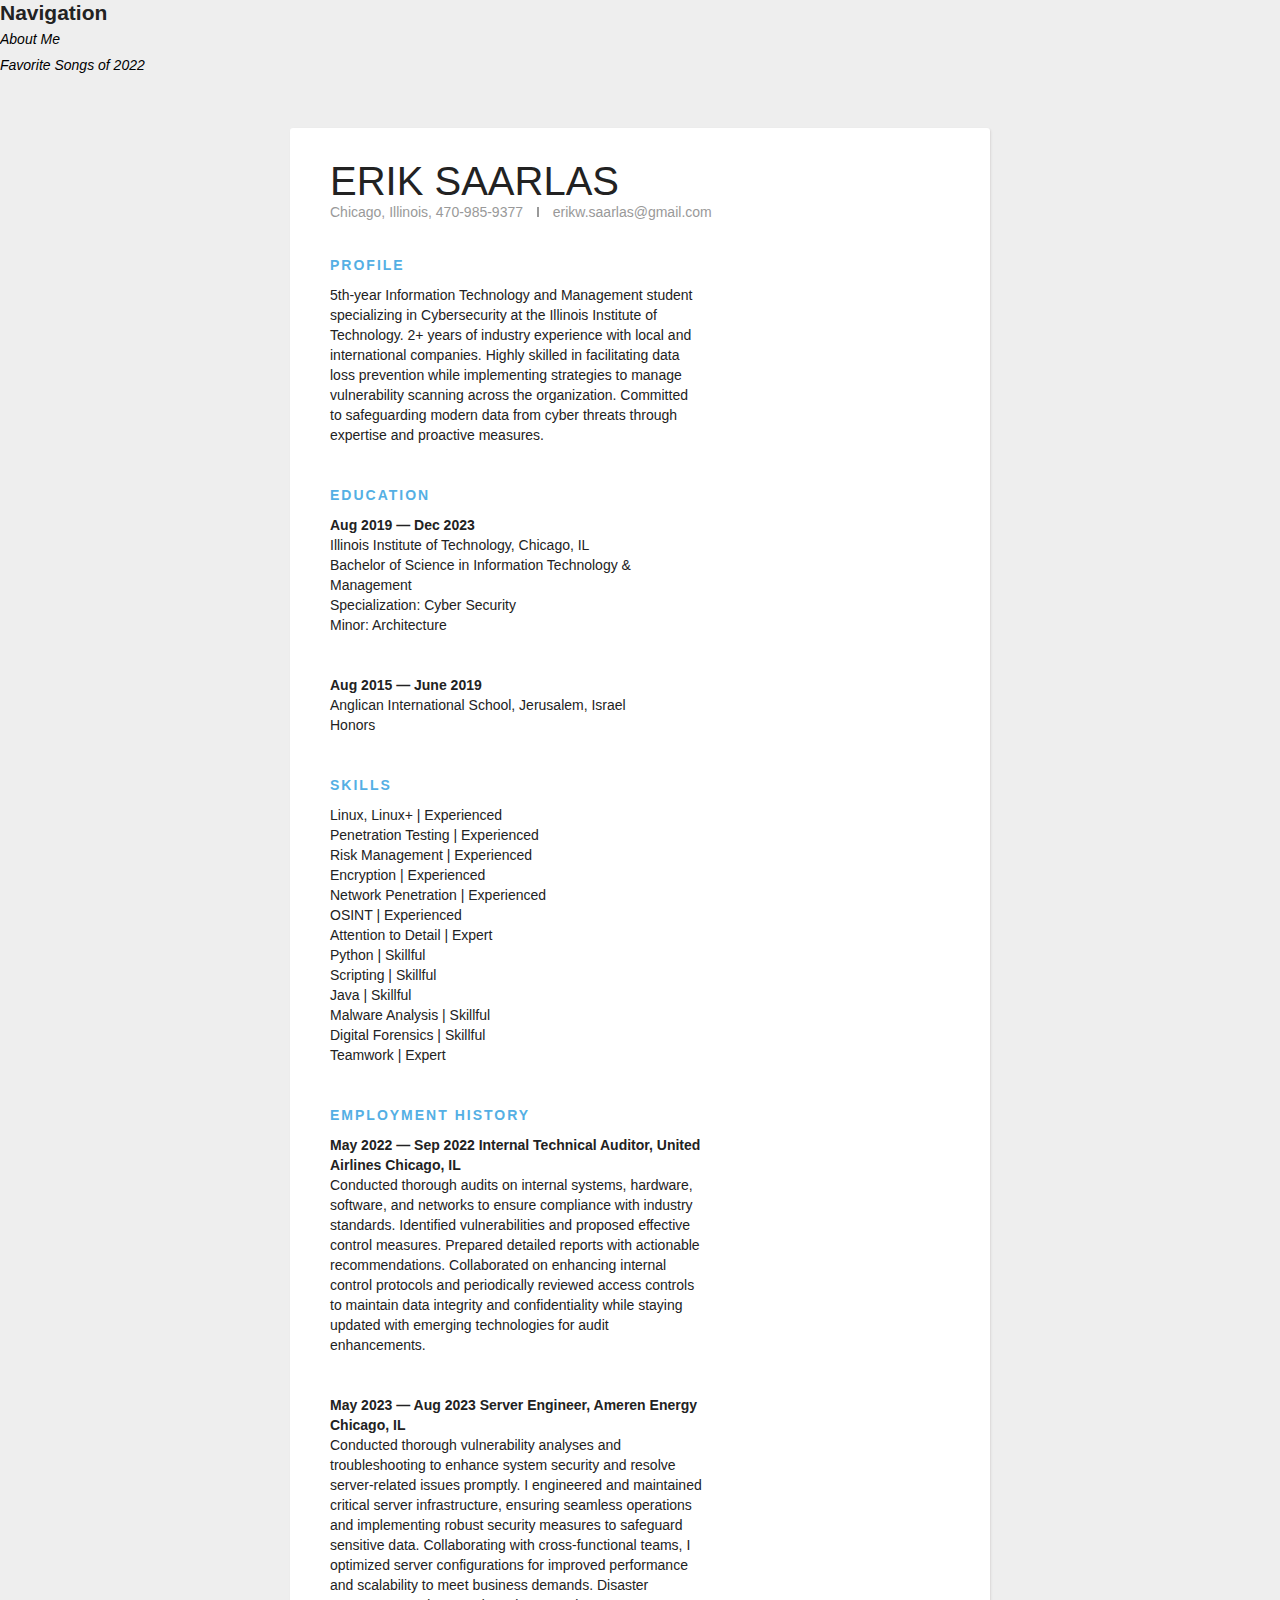
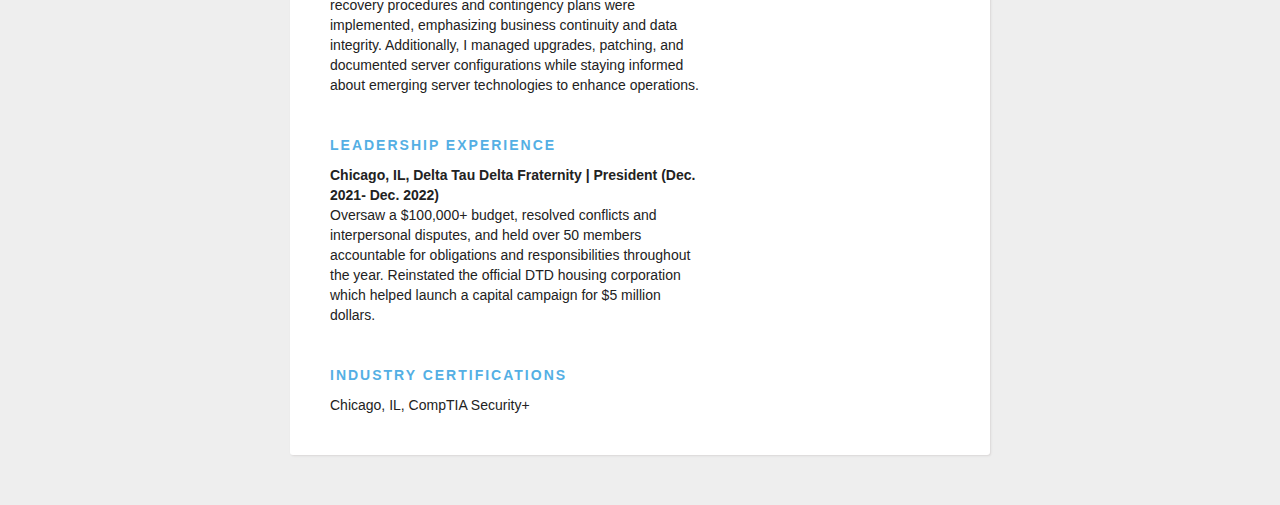
<file: index.html>
<!DOCTYPE html>
<html lang="en">
<head>
  <meta charset="UTF-8">
  <meta name="viewport" content="width=device-width, initial-scale=1.0">
  <link rel="stylesheet" type="text/css" href="css/style1.css">
  <title>Erik Saarlas - Resume</title>
</head>
<body>
  <h2>Navigation</h2>
  <ul>
    <li><a href="about_me.html">About Me</a></li>
    <li><a href="favorite_songs_2022.html">Favorite Songs of 2022</a></li>
  </ul>

  <div class="container">
    <div class="header">
      <div class="full-name">
        <span class="first-name">Erik</span>
        <span class="last-name">Saarlas</span>
      </div>
      <div class="contact-info">
        <span class="phone">Chicago, Illinois, 470-985-9377</span>
        <span class="separator"></span>
        <span class="email">erikw.saarlas@gmail.com</span>
      </div>
    </div>
    <div class="details">
      <div class="section">
        <div class="section__title">PROFILE</div>
        <div class="section__list">
          <div class="section__list-item">
            <div class="left">
              <div class="text">5th-year Information Technology and Management student specializing in Cybersecurity at the Illinois Institute of Technology. 2+ years of industry experience with local and international companies. Highly skilled in facilitating data loss prevention while implementing strategies to manage vulnerability scanning across the organization. Committed to safeguarding modern data from cyber threats through expertise and proactive measures.</div>
            </div>
          </div>
        </div>
      </div>
      <div class="section">
	  <div class="section__title">EDUCATION</div>
        <div class="section__list">
          <div class="section__list-item">
            <div class="left">
              <div class="name">Aug 2019 — Dec 2023</div>
              <div class="text">Illinois Institute of Technology, Chicago, IL</div>
              <div class="text">Bachelor of Science in Information Technology & Management</div>
              <div class="text">Specialization: Cyber Security</div>
              <div class="text">Minor: Architecture</div>
            </div>
          </div>
          <div class="section__list-item">
            <div class="left">
              <div class="name">Aug 2015 — June 2019</div>
              <div class="text">Anglican International School, Jerusalem, Israel</div>
              <div class="text">Honors</div>
            </div>
          </div>
        </div>
      </div>
      <div class="section">
        <div class="section__title">SKILLS</div>
        <div class="section__list">
          <div class="section__list-item">
            <div class="text">Linux, Linux+ | Experienced</div>
            <div class="text">Penetration Testing | Experienced</div>
            <div class="text">Risk Management | Experienced</div>
            <div class="text">Encryption | Experienced</div>
            <div class="text">Network Penetration | Experienced</div>
            <div class="text">OSINT | Experienced</div>
            <div class="text">Attention to Detail | Expert</div>
            <div class="text">Python | Skillful</div>
            <div class="text">Scripting | Skillful</div>
            <div class="text">Java | Skillful</div>
            <div class="text">Malware Analysis | Skillful</div>
            <div class="text">Digital Forensics | Skillful</div>
            <div class="text">Teamwork | Expert</div>
          </div>
        </div>
      </div>
      <div class="section">
        <div class="section__title">EMPLOYMENT HISTORY</div>
        <div class="section__list">
          <div class="section__list-item">
            <div class="left">
              <div class="name">May 2022 — Sep 2022 Internal Technical Auditor, United Airlines Chicago, IL</div>
              <div class="text">Conducted thorough audits on internal systems, hardware, software, and networks to ensure compliance with industry standards. Identified vulnerabilities and proposed effective control measures. Prepared detailed reports with actionable recommendations. Collaborated on enhancing internal control protocols and periodically reviewed access controls to maintain data integrity and confidentiality while staying updated with emerging technologies for audit enhancements.</div>
            </div>
          </div>
          <div class="section__list-item">
            <div class="left">
              <div class="name">May 2023 — Aug 2023 Server Engineer, Ameren Energy Chicago, IL</div>
              <div class="text">Conducted thorough vulnerability analyses and troubleshooting to enhance system security and resolve server-related issues promptly. I engineered and maintained critical server infrastructure, ensuring seamless operations and implementing robust security measures to safeguard sensitive data. Collaborating with cross-functional teams, I optimized server configurations for improved performance and scalability to meet business demands. Disaster recovery procedures and contingency plans were implemented, emphasizing business continuity and data integrity. Additionally, I managed upgrades, patching, and documented server configurations while staying informed about emerging server technologies to enhance operations.</div>
            </div>
          </div>
        </div>
      </div>
      <div class="section">
        <div class="section__title">LEADERSHIP EXPERIENCE</div>
        <div class="section__list">
          <div class="section__list-item">
            <div class="left">
              <div class="name">Chicago, IL, Delta Tau Delta Fraternity | President (Dec. 2021- Dec. 2022)</div>
              <div class="text">Oversaw a $100,000+ budget, resolved conflicts and interpersonal disputes, and held over 50 members accountable for obligations and responsibilities throughout the year. Reinstated the official DTD housing corporation which helped launch a capital campaign for $5 million dollars.</div>
            </div>
          </div>
        </div>
      </div>
      <div class="section">
        <div class="section__title">INDUSTRY CERTIFICATIONS</div>
        <div class="section__list">
          <div class="section__list-item">
            <div class="left">
              <div class="text">Chicago, IL, CompTIA Security+</div>
            </div>
          </div>
        </div>
      </div>
    </div>
  </div>
</body>
</html>
</file>
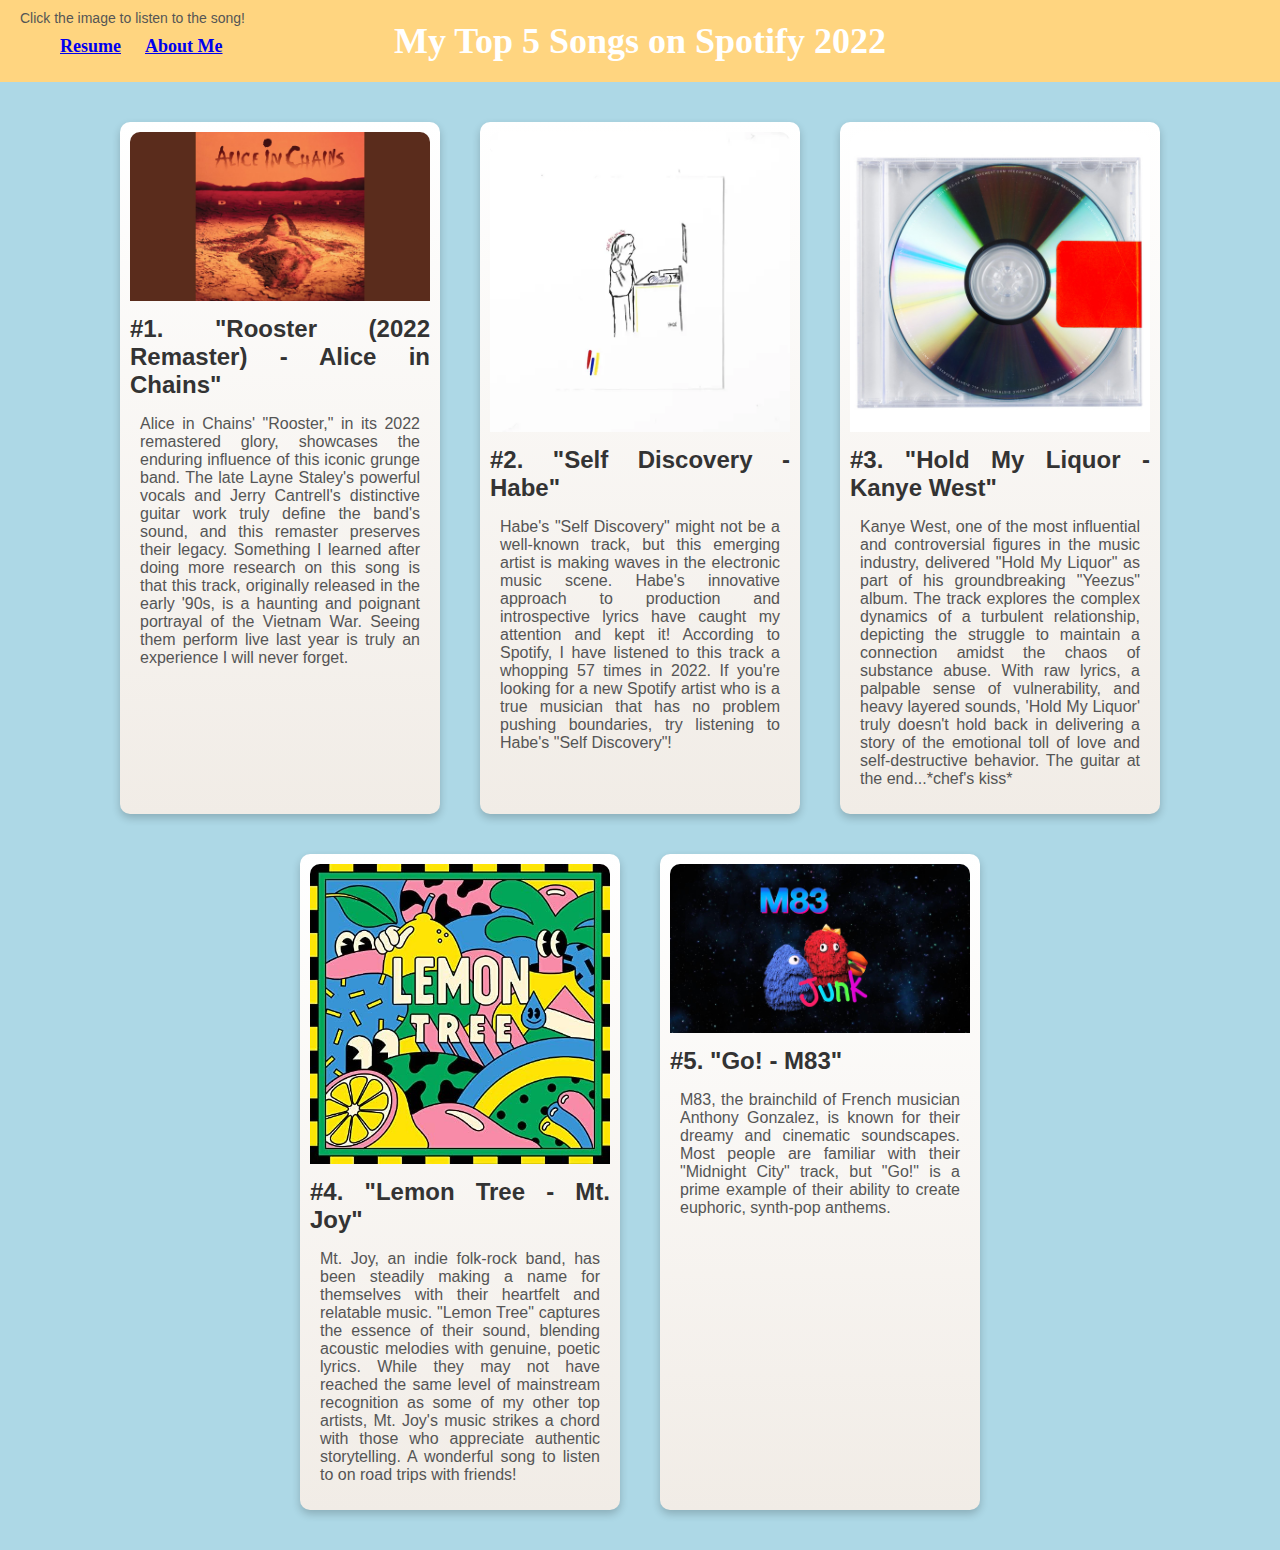
<file: favorite_songs_2022.html>
<!DOCTYPE html>
<html lang="en">
<head>
  <meta charset="UTF-8">
  <meta name="viewport" content="width=device-width, initial-scale=1.0">
  <link rel="stylesheet" type="text/css" href="css/style3.css">
  <title>My Top 5 Songs</title>
</head>
<body>
  <div class="popup-box">
    <p>Click the image to listen to the song!</p>
  </div>
  <header>
    <ul class="nav">
      <li><a href="index.html">Resume</a></li>
      <li><a href="about_me.html">About Me</a></li>
    </ul>
    <h1>My Top 5 Songs on Spotify 2022</h1>
  </header>
  <main>
    <section class="song">
      <a href="https://youtu.be/1pI5Au4bveE?si=-Nm7IB0jTw223VKh" target="_blank">
        <img src="images/rooster.jpg" alt="Rooster by Alice in Chains">
      </a>
      <h2>#1. "Rooster (2022 Remaster) - Alice in Chains"</h2>
      <p>Alice in Chains' "Rooster," in its 2022 remastered glory, showcases the enduring influence of this iconic grunge band. The late Layne Staley's powerful vocals and Jerry Cantrell's distinctive guitar work truly define the band's sound, and this remaster preserves their legacy. Something I learned after doing more research on this song is that this track, originally released in the early '90s, is a haunting and poignant portrayal of the Vietnam War. Seeing them perform live last year is truly an experience I will never forget.</p>
    </section>
    <section class="song">
      <a href="https://youtu.be/sFTv0D4mKtI?si=_JSr9NQ2XHbRTdZy" target="_blank">
        <img src="images/selfdiscovery.jpg" alt="Self Discovery by Habe">
      </a>
      <h2>#2. "Self Discovery - Habe"</h2>
      <p>Habe's "Self Discovery" might not be a well-known track, but this emerging artist is making waves in the electronic music scene. Habe's innovative approach to production and introspective lyrics have caught my attention and kept it! According to Spotify, I have listened to this track a whopping 57 times in 2022. If you're looking for a new Spotify artist who is a true musician that has no problem pushing boundaries, try listening to Habe's "Self Discovery"!</p>
    </section>
    <section class="song">
      <a href="https://youtu.be/bvBfiRWLj_0?si=jhB4H74bx39-6lxt" target="_blank">
        <img src="images/holdmyliquor.jpg" alt="Hold My Liquor by Kanye West">
      </a>
      <h2>#3. "Hold My Liquor - Kanye West"</h2>
      <p>Kanye West, one of the most influential and controversial figures in the music industry, delivered "Hold My Liquor" as part of his groundbreaking "Yeezus" album. The track explores the complex dynamics of a turbulent relationship, depicting the struggle to maintain a connection amidst the chaos of substance abuse. With raw lyrics, a palpable sense of vulnerability, and heavy layered sounds, 'Hold My Liquor' truly doesn't hold back in delivering a story of the emotional toll of love and self-destructive behavior. The guitar at the end...*chef's kiss*</p>
    </section>
    <section class="song">
      <a href="https://youtu.be/LV8eoai0HNk?si=YozH3Eii-Wn43Dbn" target="_blank">
        <img src="images/lemontree.jpg" alt="Lemon Tree by Mt. Joy">
      </a>
      <h2>#4. "Lemon Tree - Mt. Joy"</h2>
      <p>Mt. Joy, an indie folk-rock band, has been steadily making a name for themselves with their heartfelt and relatable music. "Lemon Tree" captures the essence of their sound, blending acoustic melodies with genuine, poetic lyrics. While they may not have reached the same level of mainstream recognition as some of my other top artists, Mt. Joy's music strikes a chord with those who appreciate authentic storytelling. A wonderful song to listen to on road trips with friends!</p>
    </section>
    <section class="song">
      <a href="https://youtu.be/U3YZTYXftzg?si=fWqGCQaqZEC3z7ab" target="_blank">
        <img src="images/go!.jpg" alt="Go! by M83">
      </a>
      <h2>#5. "Go! - M83"</h2>
      <p>M83, the brainchild of French musician Anthony Gonzalez, is known for their dreamy and cinematic soundscapes. Most people are familiar with their "Midnight City" track, but "Go!" is a prime example of their ability to create euphoric, synth-pop anthems.</p>
    </section>
  </main>
</body>
</html>
</file>
<file: css/style1.css>
* {
  margin: 0;
  padding: 0;
  box-sizing: border-box;
}
html {
  height: 100%;
}

body {
  min-height: 100%;
  background: #eee;
  font-family: 'Lato', sans-serif;
  font-weight: 400;
  color: #222;
  font-size: 14px;
  line-height: 26px;
  padding-bottom: 50px;
}

.container {
  max-width: 700px;
  background: #fff;
  margin: 0px auto 0px;
  box-shadow: 1px 1px 2px #DAD7D7;
  border-radius: 3px;
  padding: 40px;
  margin-top: 50px;
}

.header {
  margin-bottom: 30px;
}
.full-name {
  font-size: 40px;
  text-transform: uppercase;
  margin-bottom: 5px;
}
.first-name {
  font-weight: 300;
}
.last-name {
  font-weight: 300;
}
.contact-info {
  margin-bottom: 20px;
}
.email,
.phone {
  color: #999;
  font-weight: 300;
}
.separator {
  height: 10px;
  display: inline-block;
  border-left: 2px solid #999;
  margin: 0px 10px;
}
.position {
  font-weight: bold;
  display: inline-block;
  margin-right: 10px;
  text-decoration: underline;
}

.details {
  line-height: 20px;
}
.section {
  margin-bottom: 40px;
}
.section:last-of-type {
  margin-bottom: 0px;
}
.section__title {
  letter-spacing: 2px;
  color: #54AFE4;
  font-weight: bold;
  margin-bottom: 10px;
  text-transform: uppercase;
}
.section__list-item {
  margin-bottom: 40px;
}
.section__list-item:last-of-type {
  margin-bottom: 0;
}
.left,
.right {
  vertical-align: top;
  display: inline-block;
}
.left {
  width: 60%;
}
.right {
  text-align: right;
  width: 39%;
}
.name {
  font-weight: bold;
}
a {
  text-decoration: none;
  color: #000;
  font-style: italic;
}
a:hover {
  text-decoration: underline;
  color: #000;
}
.skills {}

.skills__item {
  margin-bottom: 10px;
}


input {
  display: none;
}
label {
  display: inline-block;
  width: 20px;
  height: 20px;
  background: #C3DEF3;
  border-radius: 20px;
  margin-right: 3px;
}
input:checked + label {
  background: #79A9CE;
}
</file>
<file: css/style3.css>
body {
  font-family: 'Helvetica Neue', sans-serif;
  background-color: #ADD8E6;
  margin: 0;
  padding: 0;
}

.popup-box {
  position: fixed;
  top: 0;
  left: 0;
  background-color: #FFD580;
  color: #fff;
  padding: 10px;
  z-index: 999;
}

.popup-box p {
  margin: 0;
  font-size: 14px;
}

header {
  background-color: #FFD580;
  color: #fff;
  text-align: center;
  padding: 20px;
  position: relative;
  font-family: 'Georgia', serif;
}

h1 {
  margin: 0;
  font-size: 36px;
}

.nav {
  position: absolute;
  top: 20px;
  left: 20px;
}

.nav li {
  display: inline;
  margin-right: 20px;
  font-weight: bold;
  font-size: 18px;
  color: #fff;
  text-decoration: none;
}

main {
  display: flex;
  flex-wrap: wrap;
  justify-content: center;
  padding: 20px;
}

.song {
  background-color: #F1ECE6;
  background-image: linear-gradient(white, #F1ECE6);
  box-shadow: 0 4px 8px rgba(0, 0, 0, 0.2);
  margin: 20px;
  border-radius: 10px;
  max-width: 300px;
  text-align: justify;
  padding: 10px;
  transition: transform 0.3s;
  cursor: pointer;
}

.song:hover {
  transform: scale(1.05);
}

img {
  max-width: 100%;
  border-radius: 10px 10px 0 0;
}

h2 {
  margin: 10px 0;
  font-size: 24px;
  color: #333;
}

p {
  font-size: 16px;
  padding: 0 10px;
  color: #555;
}

@media (max-width: 768px) {
  main {
    justify-content: flex-start;
  }

  .song {
    max-width: 100%;
  }
}
</file>
